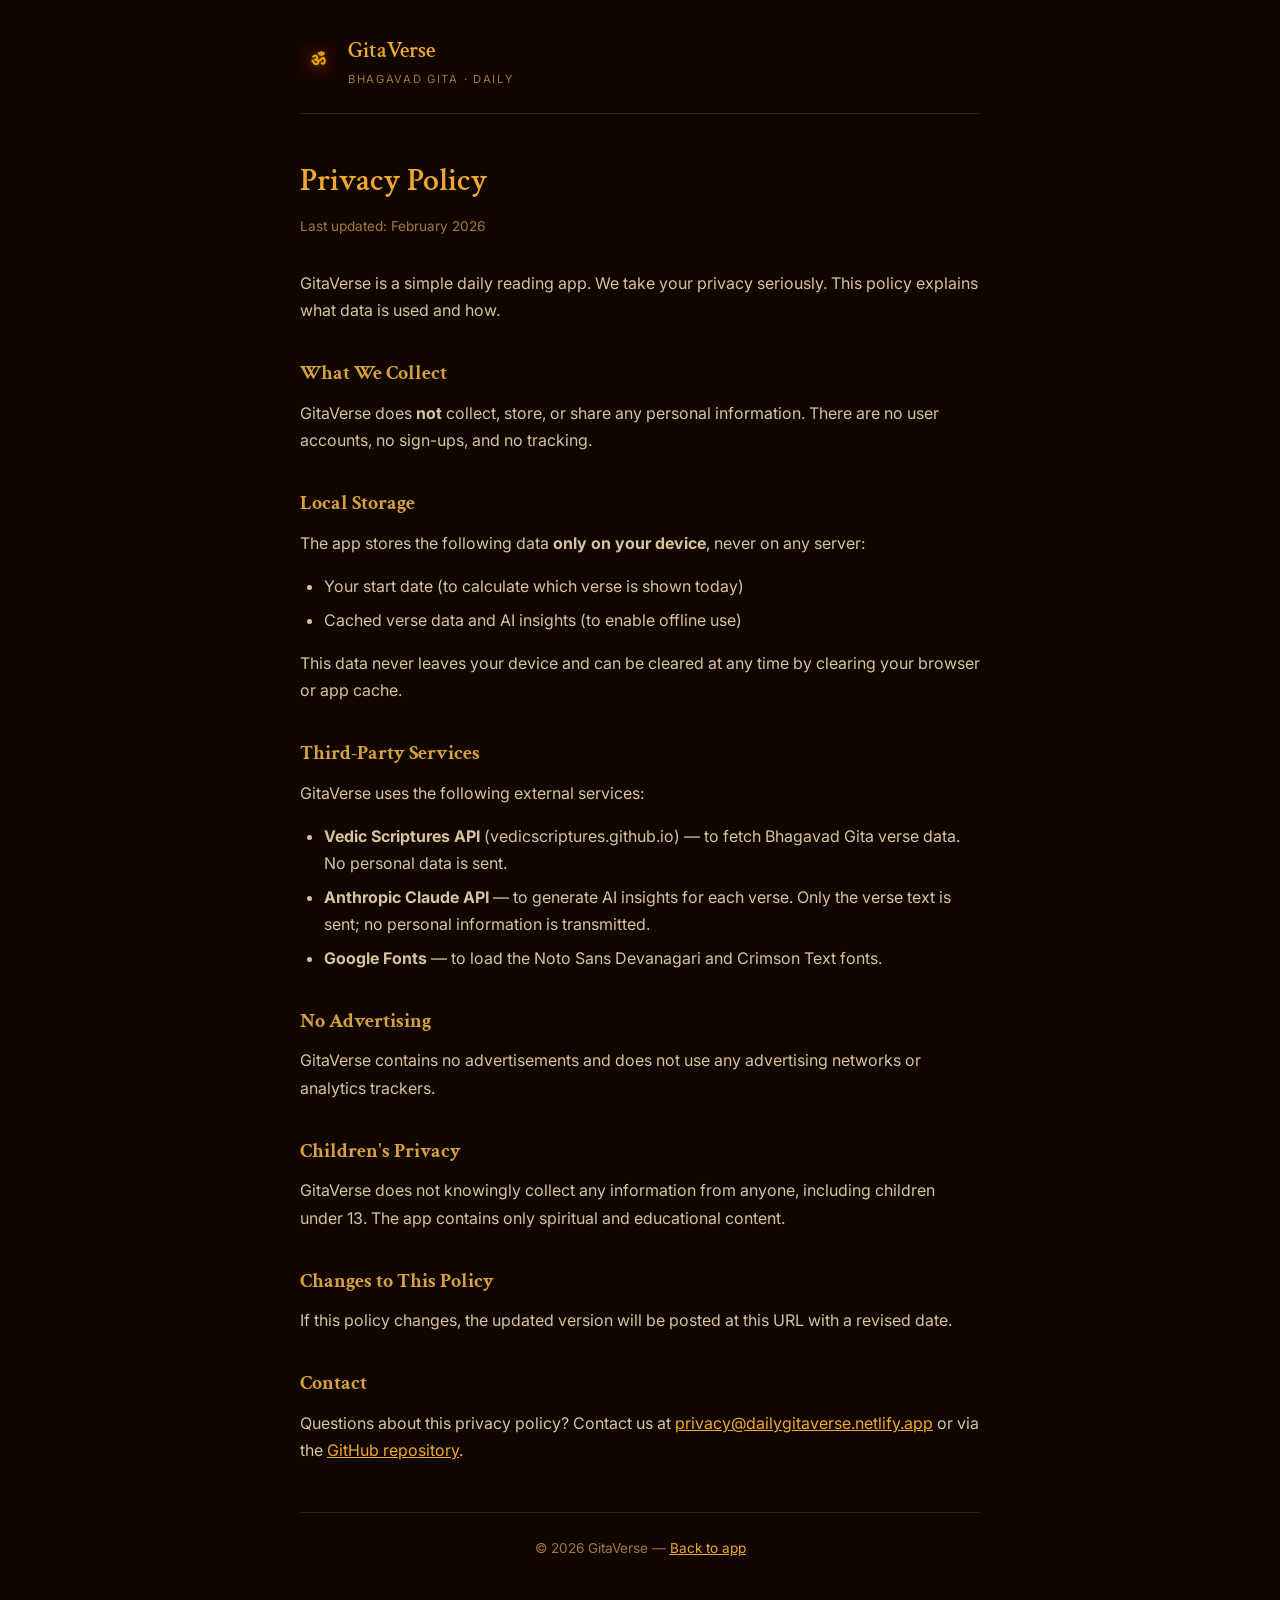
<file: privacy.html>
<!DOCTYPE html>
<html lang="en">
<head>
  <meta charset="UTF-8">
  <meta name="viewport" content="width=device-width, initial-scale=1.0">
  <meta name="theme-color" content="#1a0500">
  <title>Privacy Policy — GitaVerse</title>
  <link rel="icon" href="icon.svg" type="image/svg+xml">
  <link rel="preconnect" href="https://fonts.googleapis.com">
  <link rel="preconnect" href="https://fonts.gstatic.com" crossorigin>
  <link href="https://fonts.googleapis.com/css2?family=Crimson+Text:ital,wght@0,400;0,600;1,400&family=Inter:wght@300;400;500&display=swap" rel="stylesheet">
  <style>
    *, *::before, *::after { box-sizing: border-box; margin: 0; padding: 0; }

    body {
      background: #110600;
      color: #e8d5aa;
      font-family: 'Inter', sans-serif;
      font-size: 16px;
      line-height: 1.7;
      min-height: 100vh;
      padding: 2rem 1rem 4rem;
    }

    .container {
      max-width: 680px;
      margin: 0 auto;
    }

    header {
      display: flex;
      align-items: center;
      gap: 0.75rem;
      margin-bottom: 2.5rem;
      padding-bottom: 1.5rem;
      border-bottom: 1px solid rgba(212, 143, 0, 0.2);
    }

    header a {
      display: flex;
      align-items: center;
      gap: 0.75rem;
      text-decoration: none;
      color: inherit;
    }

    header img { width: 36px; height: 36px; }

    header .app-name {
      font-family: 'Crimson Text', serif;
      font-size: 1.4rem;
      font-weight: 600;
      color: #f0a830;
    }

    header .app-sub {
      font-size: 0.7rem;
      letter-spacing: 0.15em;
      color: #a07840;
      text-transform: uppercase;
    }

    h1 {
      font-family: 'Crimson Text', serif;
      font-size: 2rem;
      font-weight: 600;
      color: #f0a830;
      margin-bottom: 0.4rem;
    }

    .updated {
      font-size: 0.85rem;
      color: #a07840;
      margin-bottom: 2rem;
    }

    h2 {
      font-family: 'Crimson Text', serif;
      font-size: 1.25rem;
      color: #d4a040;
      margin: 2rem 0 0.6rem;
    }

    p { margin-bottom: 1rem; color: #d4c4a0; }

    ul {
      margin: 0.5rem 0 1rem 1.5rem;
      color: #d4c4a0;
    }

    ul li { margin-bottom: 0.4rem; }

    a { color: #f0a830; }

    footer {
      margin-top: 3rem;
      padding-top: 1.5rem;
      border-top: 1px solid rgba(212, 143, 0, 0.2);
      font-size: 0.85rem;
      color: #a07840;
      text-align: center;
    }
  </style>
</head>
<body>
  <div class="container">
    <header>
      <a href="/">
        <img src="icon.svg" alt="GitaVerse">
        <div>
          <div class="app-name">GitaVerse</div>
          <div class="app-sub">Bhagavad Gita · Daily</div>
        </div>
      </a>
    </header>

    <h1>Privacy Policy</h1>
    <p class="updated">Last updated: February 2026</p>

    <p>GitaVerse is a simple daily reading app. We take your privacy seriously. This policy explains what data is used and how.</p>

    <h2>What We Collect</h2>
    <p>GitaVerse does <strong>not</strong> collect, store, or share any personal information. There are no user accounts, no sign-ups, and no tracking.</p>

    <h2>Local Storage</h2>
    <p>The app stores the following data <strong>only on your device</strong>, never on any server:</p>
    <ul>
      <li>Your start date (to calculate which verse is shown today)</li>
      <li>Cached verse data and AI insights (to enable offline use)</li>
    </ul>
    <p>This data never leaves your device and can be cleared at any time by clearing your browser or app cache.</p>

    <h2>Third-Party Services</h2>
    <p>GitaVerse uses the following external services:</p>
    <ul>
      <li><strong>Vedic Scriptures API</strong> (vedicscriptures.github.io) — to fetch Bhagavad Gita verse data. No personal data is sent.</li>
      <li><strong>Anthropic Claude API</strong> — to generate AI insights for each verse. Only the verse text is sent; no personal information is transmitted.</li>
      <li><strong>Google Fonts</strong> — to load the Noto Sans Devanagari and Crimson Text fonts.</li>
    </ul>

    <h2>No Advertising</h2>
    <p>GitaVerse contains no advertisements and does not use any advertising networks or analytics trackers.</p>

    <h2>Children's Privacy</h2>
    <p>GitaVerse does not knowingly collect any information from anyone, including children under 13. The app contains only spiritual and educational content.</p>

    <h2>Changes to This Policy</h2>
    <p>If this policy changes, the updated version will be posted at this URL with a revised date.</p>

    <h2>Contact</h2>
    <p>Questions about this privacy policy? Contact us at <a href="mailto:privacy@dailygitaverse.netlify.app">privacy@dailygitaverse.netlify.app</a> or via the <a href="https://github.com/sudhamanc/GitaVerse">GitHub repository</a>.</p>

    <footer>
      &copy; 2026 GitaVerse &mdash; <a href="/">Back to app</a>
    </footer>
  </div>
</body>
</html>
</file>
